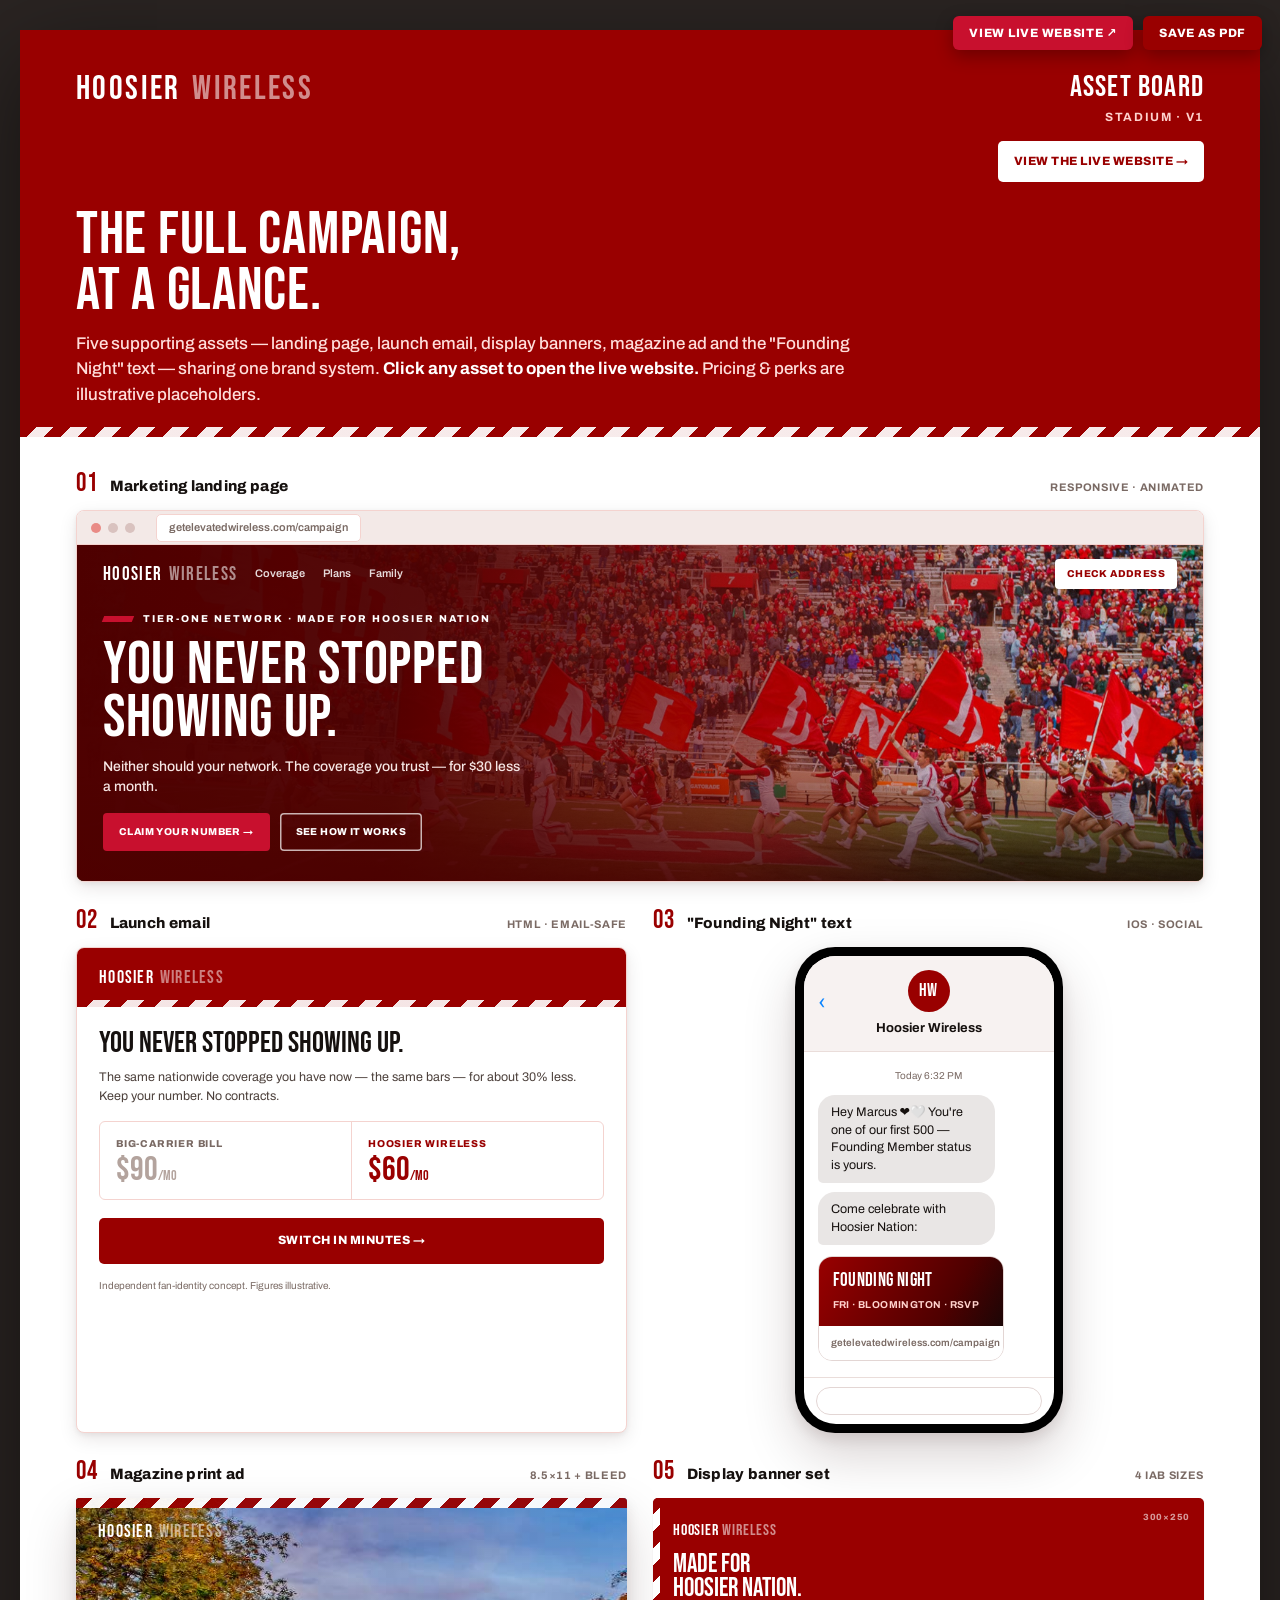
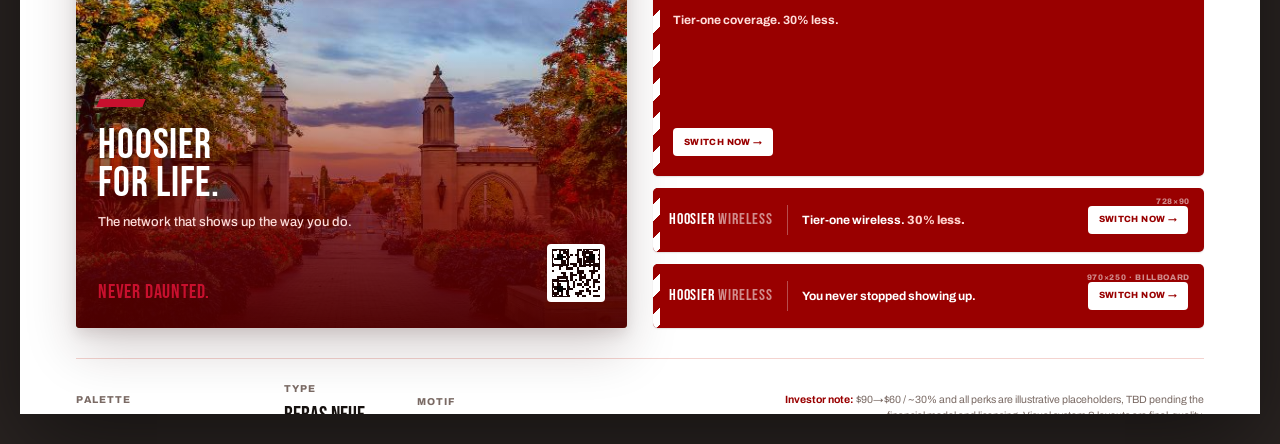
<file: campaign/board.html>
<!DOCTYPE html>
<html lang="en">
<head>
<meta charset="utf-8">
<meta name="viewport" content="width=device-width, initial-scale=1">
<title>Hoosier Wireless — Campaign Asset Board</title>
<link rel="stylesheet" href="colors_and_type.css">
<style>
  *{box-sizing:border-box;-webkit-print-color-adjust:exact !important;print-color-adjust:exact !important}
  html,body{margin:0}
  body{background:#2a2422;font-family:var(--font-sans)}
  img{display:block}

  /* screen scaling stage */
  .stage{min-height:100vh;display:flex;align-items:flex-start;justify-content:center;padding:30px 0}
  .board{
    width:1240px;height:1984px;background:#fff;position:relative;overflow:hidden;
    box-shadow:0 30px 90px rgba(0,0,0,.5);flex:0 0 auto;transform-origin:top center;
  }

  /* toolbar (screen only) */
  .toolbar{position:fixed;top:16px;right:18px;z-index:100;display:flex;gap:10px}
  .toolbar button,.toolbar a.tbtn{font-family:var(--font-sans);font-weight:800;font-size:12px;letter-spacing:.06em;text-transform:uppercase;
    background:var(--crimson);color:#fff;border:0;padding:11px 16px;border-radius:6px;cursor:pointer;box-shadow:0 6px 18px rgba(0,0,0,.3);
    text-decoration:none;display:inline-flex;align-items:center;gap:7px;line-height:1}
  .toolbar button:hover,.toolbar a.tbtn:hover{background:var(--crimson-deep)}
  .toolbar a.tbtn{background:var(--crimson-bright)}
  .toolbar a.tbtn:hover{background:#A60E27}

  /* ---------- BOARD HEADER ---------- */
  .bh{background:var(--crimson);color:#fff;padding:42px 56px 30px;position:relative}
  .bh::after{content:"";position:absolute;left:0;right:0;bottom:0;height:10px;background:var(--diag-stripe);opacity:.92}
  .bh-top{display:flex;align-items:flex-start;gap:20px}
  .bh .hw-wordmark{color:#fff;font-size:34px;text-decoration:none}
  .bh .hw-wordmark .hw-2{color:#fff;opacity:.55}
  .bh .meta{margin-left:auto;text-align:right}
  .bh .meta .k{font-family:var(--font-display);font-size:30px;letter-spacing:.04em;line-height:1;white-space:nowrap}
  .bh .meta .s{font-size:12px;font-weight:700;letter-spacing:.14em;text-transform:uppercase;color:#ffd2cd;margin-top:6px}
  .bh .meta .bh-cta{display:inline-block;margin-top:14px;background:#fff;color:var(--crimson);font-weight:800;font-size:12px;
    letter-spacing:.04em;text-transform:uppercase;padding:11px 16px;border-radius:5px;text-decoration:none;white-space:nowrap}
  .bh .meta .bh-cta:hover{background:var(--red-50)}
  .bh h1{color:#fff;font-size:60px;line-height:.92;margin:26px 0 0}
  .bh .lede{color:#ffdedb;font-size:17px;font-weight:500;max-width:820px;margin:12px 0 0;line-height:1.5}
  .bh .lede b{color:#fff}

  /* ---------- GRID ---------- */
  .grid{padding:34px 56px 0;display:grid;grid-template-columns:1fr 1fr;gap:26px 26px}
  .cell{display:flex;flex-direction:column}
  .cell.full{grid-column:1 / -1}
  .lbl{display:flex;align-items:baseline;gap:12px;margin-bottom:12px}
  .lbl .n{font-family:var(--font-display);font-size:26px;color:var(--crimson);line-height:1;letter-spacing:.03em}
  .lbl .t{font-weight:800;font-size:15px;letter-spacing:.02em;color:var(--ink)}
  .lbl .spec{margin-left:auto;font-size:11px;font-weight:700;letter-spacing:.06em;text-transform:uppercase;color:var(--ink-400);white-space:nowrap}
  .framewrap{flex:1;position:relative;transition:transform .2s ease}
  .framewrap:hover{transform:translateY(-3px)}

  /* clickable overlay → live website */
  .asset-link{position:absolute;inset:0;z-index:15;display:block;border-radius:8px}
  .asset-link .visit{position:absolute;top:12px;right:12px;background:var(--crimson-bright);color:#fff;font-weight:800;font-size:11px;
    letter-spacing:.06em;text-transform:uppercase;padding:8px 12px;border-radius:5px;box-shadow:var(--shadow-md);
    opacity:0;transform:translateY(-5px);transition:opacity .2s ease,transform .2s ease}
  .framewrap:hover .asset-link .visit{opacity:1;transform:none}
  .asset-link:focus-visible{outline:3px solid var(--crimson-bright);outline-offset:3px}

  /* ===== 01 LANDING (browser) ===== */
  .browser{border:1px solid var(--line);border-radius:8px;overflow:hidden;box-shadow:var(--shadow-md);background:#fff}
  .bbar{height:34px;background:#f3e9e7;display:flex;align-items:center;gap:7px;padding:0 14px;border-bottom:1px solid var(--line)}
  .bbar i{width:10px;height:10px;border-radius:50%;background:#d9c2bf;display:block}
  .bbar i:first-child{background:#e98b86}
  .bbar .url{margin-left:14px;background:#fff;border:1px solid var(--line);border-radius:5px;font-size:11px;color:var(--ink-400);padding:4px 12px;font-weight:600}
  .lp{position:relative;height:336px;background:var(--crimson-ink);overflow:hidden}
  .lp img{position:absolute;inset:0;width:100%;height:100%;object-fit:cover;object-position:center 36%}
  .lp .scrim{position:absolute;inset:0;background:var(--grad-hero-scrim)}
  .lp .nav{position:relative;display:flex;align-items:center;gap:18px;padding:14px 26px;color:#fff}
  .lp .nav .hw-wordmark{color:#fff;font-size:19px;white-space:nowrap;flex:0 0 auto}
  .lp .nav .hw-wordmark .hw-2{color:#fff;opacity:.55}
  .lp .nav .lk{font-size:11px;font-weight:600;opacity:.85;white-space:nowrap;flex:0 0 auto}
  .lp .nav .cta{margin-left:auto;background:#fff;color:var(--crimson);font-weight:800;font-size:10px;letter-spacing:.04em;text-transform:uppercase;padding:7px 12px;border-radius:4px;white-space:nowrap;flex:0 0 auto}
  .lp .in{position:relative;padding:8px 26px}
  .lp .eb{display:flex;align-items:center;gap:10px;color:#fff;font-weight:800;font-size:10px;letter-spacing:.2em;text-transform:uppercase}
  .lp .eb .tab{width:30px;height:6px}
  .lp h2{font-family:var(--font-display);color:#fff;font-size:60px;line-height:.88;margin:12px 0 0;text-transform:uppercase}
  .lp .sub{color:#f6e6e4;font-size:14px;font-weight:500;max-width:420px;margin:12px 0 0;line-height:1.45}
  .lp .btns{display:flex;gap:10px;margin-top:16px}
  .lp .b1{background:var(--crimson-bright);color:#fff;font-weight:800;font-size:10px;letter-spacing:.04em;text-transform:uppercase;padding:11px 16px;border-radius:4px;white-space:nowrap}
  .lp .b2{color:#fff;font-weight:800;font-size:10px;letter-spacing:.04em;text-transform:uppercase;padding:11px 16px;border-radius:4px;box-shadow:inset 0 0 0 1.5px rgba(255,255,255,.7);white-space:nowrap}

  /* ===== EMAIL ===== */
  .env{border:1px solid var(--line);border-radius:8px;overflow:hidden;box-shadow:var(--shadow-md);background:#fff;height:100%}
  .env .eh{background:var(--crimson);padding:16px 22px;position:relative}
  .env .eh::after{content:"";position:absolute;left:0;right:0;bottom:0;height:7px;background:var(--diag-stripe);opacity:.9}
  .env .eh .hw-wordmark{color:#fff;font-size:18px}
  .env .eh .hw-wordmark .hw-2{color:#fff;opacity:.5}
  .env .eb2{padding:22px}
  .env .subj{font-family:var(--font-display);font-size:30px;color:var(--ink);text-transform:uppercase;line-height:.95}
  .env .copy{font-size:12.5px;color:var(--ink-600);line-height:1.5;margin:10px 0 0}
  .env .cmp{display:flex;border:1px solid var(--line);border-radius:6px;overflow:hidden;margin:16px 0 0}
  .env .cmp > div{flex:1;padding:14px 16px}
  .env .cmp .a{border-right:1px solid var(--line)}
  .env .cmp .l{font-size:10px;font-weight:800;letter-spacing:.08em;text-transform:uppercase;color:var(--ink-400)}
  .env .cmp .v{font-family:var(--font-display);font-size:34px;line-height:.85;margin-top:4px}
  .env .cmp .a .v{color:var(--ink-200)}
  .env .cmp .b .l{color:var(--crimson)}
  .env .cmp .b .v{color:var(--crimson)}
  .env .ecta{margin-top:18px;background:var(--crimson);color:#fff;text-align:center;font-weight:800;font-size:12px;letter-spacing:.04em;text-transform:uppercase;padding:13px;border-radius:5px}
  .env .fine{font-size:10px;color:var(--ink-400);margin-top:14px;line-height:1.5}

  /* ===== iPHONE ===== */
  .phone-wrap{display:flex;justify-content:center;align-items:flex-start}
  .phone{width:268px;height:100%;max-height:560px;background:#000;border-radius:40px;padding:9px;box-shadow:var(--shadow-lg);position:relative}
  .screen{background:#fff;border-radius:32px;overflow:hidden;height:100%;display:flex;flex-direction:column}
  .msg-hd{background:#f7f2f1;border-bottom:1px solid #eaddda;padding:14px 0 12px;text-align:center;position:relative}
  .msg-hd .av{width:42px;height:42px;border-radius:50%;background:var(--crimson);color:#fff;font-family:var(--font-display);font-size:18px;display:flex;align-items:center;justify-content:center;margin:0 auto 6px;letter-spacing:.02em}
  .msg-hd .nm{font-size:13px;font-weight:700;color:var(--ink)}
  .msg-hd .bk{position:absolute;left:14px;top:30px;color:#0a84ff;font-size:22px}
  .thread{flex:1;padding:16px 14px;display:flex;flex-direction:column;gap:9px;background:#fff}
  .tstamp{text-align:center;font-size:10px;color:var(--ink-400);margin-bottom:2px}
  .bub{max-width:80%;font-size:12.5px;line-height:1.4;padding:9px 13px;border-radius:17px}
  .bub.in{background:#e9e6e5;color:var(--ink);align-self:flex-start;border-bottom-left-radius:5px}
  .linkcard{align-self:flex-start;max-width:84%;border-radius:14px;overflow:hidden;border:1px solid #e3d6d4;margin-top:2px}
  .linkcard .top{background:var(--grad-band);padding:14px 14px 13px;color:#fff}
  .linkcard .top .ev{font-family:var(--font-display);font-size:19px;letter-spacing:.02em;line-height:1;text-transform:uppercase;white-space:nowrap}
  .linkcard .top .dt{font-size:10px;font-weight:700;color:#ffd2cd;margin-top:7px;letter-spacing:.04em}
  .linkcard .bot{background:#fff;padding:9px 12px;font-size:10px;color:var(--ink-400);font-weight:600}
  .inputbar{border-top:1px solid #eaddda;padding:9px 12px;display:flex;align-items:center}
  .inputbar .f{flex:1;height:28px;border:1px solid #e3d6d4;border-radius:15px}

  /* ===== PRINT AD ===== */
  .paper{position:relative;border-radius:4px;overflow:hidden;box-shadow:var(--shadow-lg);height:100%;min-height:430px;background:var(--crimson-ink)}
  .paper img{position:absolute;inset:0;width:100%;height:100%;object-fit:cover;object-position:center 28%}
  .paper .pg{position:absolute;inset:0;background:linear-gradient(180deg,rgba(28,6,6,.12) 0%,rgba(28,6,6,.05) 36%,rgba(110,0,0,.72) 72%,rgba(78,0,0,.97) 100%)}
  .paper .stripe{position:absolute;top:0;left:0;right:0;height:10px;background:var(--diag-stripe);opacity:.95;z-index:2}
  .paper .pw{position:absolute;top:20px;left:22px;z-index:2}
  .paper .pw .hw-wordmark{color:#fff;font-size:18px}
  .paper .pw .hw-wordmark .hw-2{color:#fff;opacity:.55}
  .paper .pc{position:absolute;left:22px;right:22px;bottom:26px;z-index:2}
  .paper .pc .tab{margin-bottom:12px}
  .paper .pc h3{font-family:var(--font-display);color:#fff;font-size:42px;line-height:.9;text-transform:uppercase}
  .paper .pc .ps{color:#ffdedb;font-size:13px;font-weight:500;max-width:300px;margin-top:10px;line-height:1.4}
  .paper .pc .row{display:flex;align-items:flex-end;justify-content:space-between;margin-top:13px}
  .paper .pc .rally{font-size:20px;color:var(--crimson-bright)}
  .paper .qr{width:58px;height:58px;background:#fff;border-radius:4px;padding:5px}
  .paper .qr svg{width:100%;height:100%}

  /* ===== BANNERS ===== */
  .banners{display:flex;flex-direction:column;gap:12px;height:100%}
  .ban{position:relative;overflow:hidden;border-radius:5px;background:var(--crimson);color:#fff;box-shadow:var(--shadow-sm);display:flex;align-items:center}
  .ban .bstripe{position:absolute;top:0;bottom:0;left:0;width:7px;background:var(--diag-stripe)}
  .ban .bw{font-family:var(--font-display);font-size:16px;letter-spacing:.05em;text-transform:uppercase;white-space:nowrap;flex:0 0 auto}
  .ban .bw .d{opacity:.55}
  .ban .bv{font-weight:700;font-size:12px}
  .ban .bv b{color:#ffd2cd;font-weight:800}
  .ban .bcta{background:#fff;color:var(--crimson);font-weight:800;font-size:9px;letter-spacing:.04em;text-transform:uppercase;padding:7px 11px;border-radius:4px}
  .ban.lead{height:64px;padding:0 16px;gap:14px}
  .ban.lead .sep{width:1px;height:30px;background:rgba(255,255,255,.3)}
  .ban.lead .bcta{margin-left:auto}
  .ban.rect{flex:1;flex-direction:column;align-items:flex-start;justify-content:flex-start;padding:20px;gap:7px}
  .ban .bstripe ~ *{position:relative}
  .ban.rect .bh2{font-family:var(--font-display);font-size:26px;line-height:.92;text-transform:uppercase;margin:2px 0}
  .ban.rect .bv{color:#ffdedb;margin-top:2px}
  .ban.rect .bcta{margin-top:auto}
  .ban.rect .spec{position:absolute;top:12px;right:14px;font-size:9px;font-weight:800;letter-spacing:.08em;text-transform:uppercase;color:rgba(255,255,255,.6)}
  .ban.lead .spec{position:absolute;top:8px;right:14px;font-size:8px;font-weight:800;letter-spacing:.08em;text-transform:uppercase;color:rgba(255,255,255,.55)}

  /* ---------- FOOTER LEGEND ---------- */
  .legend{margin:30px 56px 46px;padding:22px 0 0;border-top:1px solid var(--line);display:flex;align-items:center;gap:34px}
  .legend .grp{display:flex;flex-direction:column;gap:8px}
  .legend .gl{font-size:10px;font-weight:800;letter-spacing:.1em;text-transform:uppercase;color:var(--ink-400)}
  .legend .sw{display:flex;gap:6px}
  .legend .sw i{width:30px;height:18px;border-radius:3px;display:block}
  .legend .ty{font-family:var(--font-display);font-size:22px;color:var(--ink);line-height:1}
  .legend .ty small{font-family:var(--font-sans);font-weight:700;font-size:11px;color:var(--ink-400);letter-spacing:0;text-transform:none;display:block;margin-top:2px}
  .legend .note{margin-left:auto;max-width:430px;font-size:10.5px;line-height:1.5;color:var(--ink-400);text-align:right}
  .legend .note b{color:var(--crimson)}

  @media print{
    @page{size:1240px 1984px;margin:0}
    body{background:#fff}
    .stage{padding:0;display:block;min-height:0}
    .board{box-shadow:none;transform:none!important}
    .toolbar{display:none}
    .asset-link .visit{display:none}
    .framewrap:hover{transform:none}
  }
</style>
</head>
<body>
<div class="toolbar">
  <a class="tbtn" href="index.html">View live website ↗</a>
  <button onclick="window.print()">Save as PDF</button>
</div>
<template id="__bundler_thumbnail">
  <svg viewBox="0 0 100 100" xmlns="http://www.w3.org/2000/svg">
    <rect width="100" height="100" fill="#990000"/>
    <g transform="skewX(-22)"><rect x="40" y="32" width="9" height="36" fill="#C8102E"/><rect x="54" y="32" width="9" height="36" fill="#fff"/></g>
    <text x="50" y="84" font-family="Arial Narrow, sans-serif" font-size="12" font-weight="700" letter-spacing="1" text-anchor="middle" fill="#fff">BOARD</text>
  </svg>
</template>
<div class="stage">
  <div class="board" id="board">

    <!-- HEADER -->
    <div class="bh">
      <div class="bh-top">
        <a class="hw-wordmark" href="index.html">Hoosier <span class="hw-2">Wireless</span></a>
        <div class="meta">
          <div class="k">ASSET BOARD</div>
          <div class="s">STADIUM · v1</div>
          <a class="bh-cta" href="index.html">View the live website →</a>
        </div>
      </div>
      <h1>The full campaign,<br>at a glance.</h1>
      <p class="lede">Five supporting assets — landing page, launch email, display banners, magazine ad and the "Founding Night" text — sharing one brand system. <b>Click any asset to open the live website.</b> Pricing &amp; perks are illustrative placeholders.</p>
    </div>

    <div class="grid">

      <!-- 01 LANDING -->
      <div class="cell full">
        <div class="lbl"><span class="n">01</span><span class="t">Marketing landing page</span><span class="spec">Responsive · Animated</span></div>
        <div class="framewrap">
          <div class="browser">
            <div class="bbar"><i></i><i></i><i></i><span class="url">getelevatedwireless.com/campaign</span></div>
            <div class="lp">
              <img src="assets/img/crowd-flags.jpg" alt="">
              <div class="scrim"></div>
              <div class="nav">
                <div class="hw-wordmark">Hoosier <span class="hw-2">Wireless</span></div>
                <span class="lk">Coverage</span><span class="lk">Plans</span><span class="lk">Family</span>
                <span class="cta">Check address</span>
              </div>
              <div class="in">
                <div class="eb"><span class="tab"></span>Tier-one network · Made for Hoosier Nation</div>
                <h2>You never stopped<br>showing up.</h2>
                <p class="sub">Neither should your network. The coverage you trust — for $30 less a month.</p>
                <div class="btns"><span class="b1">Claim your number →</span><span class="b2">See how it works</span></div>
              </div>
            </div>
          </div>
          <a class="asset-link" href="index.html" aria-label="Open the live website"><span class="visit">Visit site →</span></a>
        </div>
      </div>

      <!-- 02 EMAIL -->
      <div class="cell">
        <div class="lbl"><span class="n">02</span><span class="t">Launch email</span><span class="spec">HTML · email-safe</span></div>
        <div class="framewrap">
          <div class="env">
            <div class="eh"><div class="hw-wordmark">Hoosier <span class="hw-2">Wireless</span></div></div>
            <div class="eb2">
              <div class="subj">You never stopped showing up.</div>
              <p class="copy">The same nationwide coverage you have now — the same bars — for about 30% less. Keep your number. No contracts.</p>
              <div class="cmp">
                <div class="a"><div class="l">Big-carrier bill</div><div class="v">$90<span style="font-size:14px">/mo</span></div></div>
                <div class="b"><div class="l">Hoosier Wireless</div><div class="v">$60<span style="font-size:14px">/mo</span></div></div>
              </div>
              <div class="ecta">Switch in minutes →</div>
              <p class="fine">Independent fan-identity concept. Figures illustrative.</p>
            </div>
          </div>
          <a class="asset-link" href="index.html" aria-label="Open the live website"><span class="visit">Visit site →</span></a>
        </div>
      </div>

      <!-- 03 iPHONE -->
      <div class="cell">
        <div class="lbl"><span class="n">03</span><span class="t">"Founding Night" text</span><span class="spec">iOS · social</span></div>
        <div class="framewrap phone-wrap">
          <div class="phone">
            <div class="screen">
              <div class="msg-hd"><span class="bk">‹</span><div class="av">HW</div><div class="nm">Hoosier Wireless</div></div>
              <div class="thread">
                <div class="tstamp">Today 6:32 PM</div>
                <div class="bub in">Hey Marcus ❤️🤍 You're one of our first 500 — Founding Member status is yours.</div>
                <div class="bub in">Come celebrate with Hoosier Nation:</div>
                <div class="linkcard">
                  <div class="top"><div class="ev">Founding Night</div><div class="dt">FRI · BLOOMINGTON · RSVP</div></div>
                  <div class="bot">getelevatedwireless.com/campaign</div>
                </div>
              </div>
              <div class="inputbar"><div class="f"></div></div>
            </div>
          </div>
          <a class="asset-link" href="index.html" aria-label="Open the live website"><span class="visit">Visit site →</span></a>
        </div>
      </div>

      <!-- 04 PRINT -->
      <div class="cell">
        <div class="lbl"><span class="n">04</span><span class="t">Magazine print ad</span><span class="spec">8.5×11 + bleed</span></div>
        <div class="framewrap">
          <div class="paper">
            <img src="assets/img/gates-sunrise.jpg" alt="">
            <div class="pg"></div>
            <div class="stripe"></div>
            <div class="pw"><div class="hw-wordmark">Hoosier <span class="hw-2">Wireless</span></div></div>
            <div class="pc">
              <span class="tab"></span>
              <h3>Hoosier<br>for life.</h3>
              <p class="ps">The network that shows up the way you do.</p>
              <div class="row">
                <div class="rally">Never Daunted.</div>
                <div class="qr"><svg viewBox="0 0 21 21" id="qr"></svg></div>
              </div>
            </div>
          </div>
          <a class="asset-link" href="index.html" aria-label="Open the live website"><span class="visit">Visit site →</span></a>
        </div>
      </div>

      <!-- 05 BANNERS -->
      <div class="cell">
        <div class="lbl"><span class="n">05</span><span class="t">Display banner set</span><span class="spec">4 IAB sizes</span></div>
        <div class="framewrap">
          <div class="banners">
            <div class="ban rect">
              <span class="bstripe"></span>
              <span class="spec">300×250</span>
              <div class="bw">Hoosier <span class="d">Wireless</span></div>
              <div class="bh2">Made for<br>Hoosier Nation.</div>
              <div class="bv">Tier-one coverage. 30% less.</div>
              <span class="bcta">Switch now →</span>
            </div>
            <div class="ban lead">
              <span class="bstripe"></span>
              <span class="spec">728×90</span>
              <div class="bw">Hoosier <span class="d">Wireless</span></div>
              <span class="sep"></span>
              <div class="bv">Tier-one wireless. <b>30% less.</b></div>
              <span class="bcta">Switch now →</span>
            </div>
            <div class="ban lead">
              <span class="bstripe"></span>
              <span class="spec">970×250 · billboard</span>
              <div class="bw">Hoosier <span class="d">Wireless</span></div>
              <span class="sep"></span>
              <div class="bv">You never stopped showing up.</div>
              <span class="bcta">Switch now →</span>
            </div>
          </div>
          <a class="asset-link" href="index.html" aria-label="Open the live website"><span class="visit">Visit site →</span></a>
        </div>
      </div>

    </div>

    <!-- LEGEND -->
    <div class="legend">
      <div class="grp">
        <span class="gl">Palette</span>
        <span class="sw"><i style="background:#C8102E"></i><i style="background:#990000"></i><i style="background:#6E0000"></i><i style="background:#1C0606"></i><i style="background:#FFF6F5;box-shadow:inset 0 0 0 1px #eee"></i></span>
      </div>
      <div class="grp">
        <span class="gl">Type</span>
        <span class="ty">BEBAS NEUE<small>Archivo · body &amp; UI</small></span>
      </div>
      <div class="grp">
        <span class="gl">Motif</span>
        <span class="sw" style="align-items:center"><span class="tab"></span><i style="background:var(--diag-stripe);width:54px;height:14px;border-radius:2px"></i></span>
      </div>
      <p class="note"><b>Investor note:</b> $90→$60 / ~30% and all perks are illustrative placeholders, TBD pending the financial model and licensing. Visual system &amp; layouts are final-quality.</p>
    </div>

  </div>
</div>

<script>
// decorative placeholder QR
(function(){
  var svg=document.getElementById('qr'); if(!svg) return;
  var seed=20250207, n=21, cell=1;
  function rnd(){ seed=(seed*9301+49297)%233280; return seed/233280; }
  var parts='';
  for(var y=0;y<n;y++) for(var x=0;x<n;x++){ if(rnd()>0.55) parts+='<rect x="'+x+'" y="'+y+'" width="1" height="1"/>'; }
  function finder(x,y){ return '<rect x="'+x+'" y="'+y+'" width="7" height="7" fill="none" stroke="#1C0606" stroke-width="1"/><rect x="'+(x+2)+'" y="'+(y+2)+'" width="3" height="3"/>'; }
  svg.setAttribute('shape-rendering','crispEdges');
  svg.innerHTML='<g fill="#1C0606">'+parts+'</g>'+finder(0,0)+finder(14,0)+finder(0,14);
})();
// fit board to viewport WIDTH on screen (scroll vertically); never depends on height
function fit(){
  var b=document.getElementById('board');
  if(!b) return;
  var s=Math.min(1,(window.innerWidth-40)/1240);
  if(!(s>0)) s=1;
  b.style.transform='scale('+s+')';
  b.parentElement.style.height=(1984*s+60)+'px';
}
window.addEventListener('resize',fit);
window.addEventListener('load',fit);
setTimeout(fit,50); setTimeout(fit,400); fit();
window.addEventListener('beforeprint',function(){document.getElementById('board').style.transform='none';});
window.addEventListener('afterprint',fit);
</script>
</body>
</html>
</file>
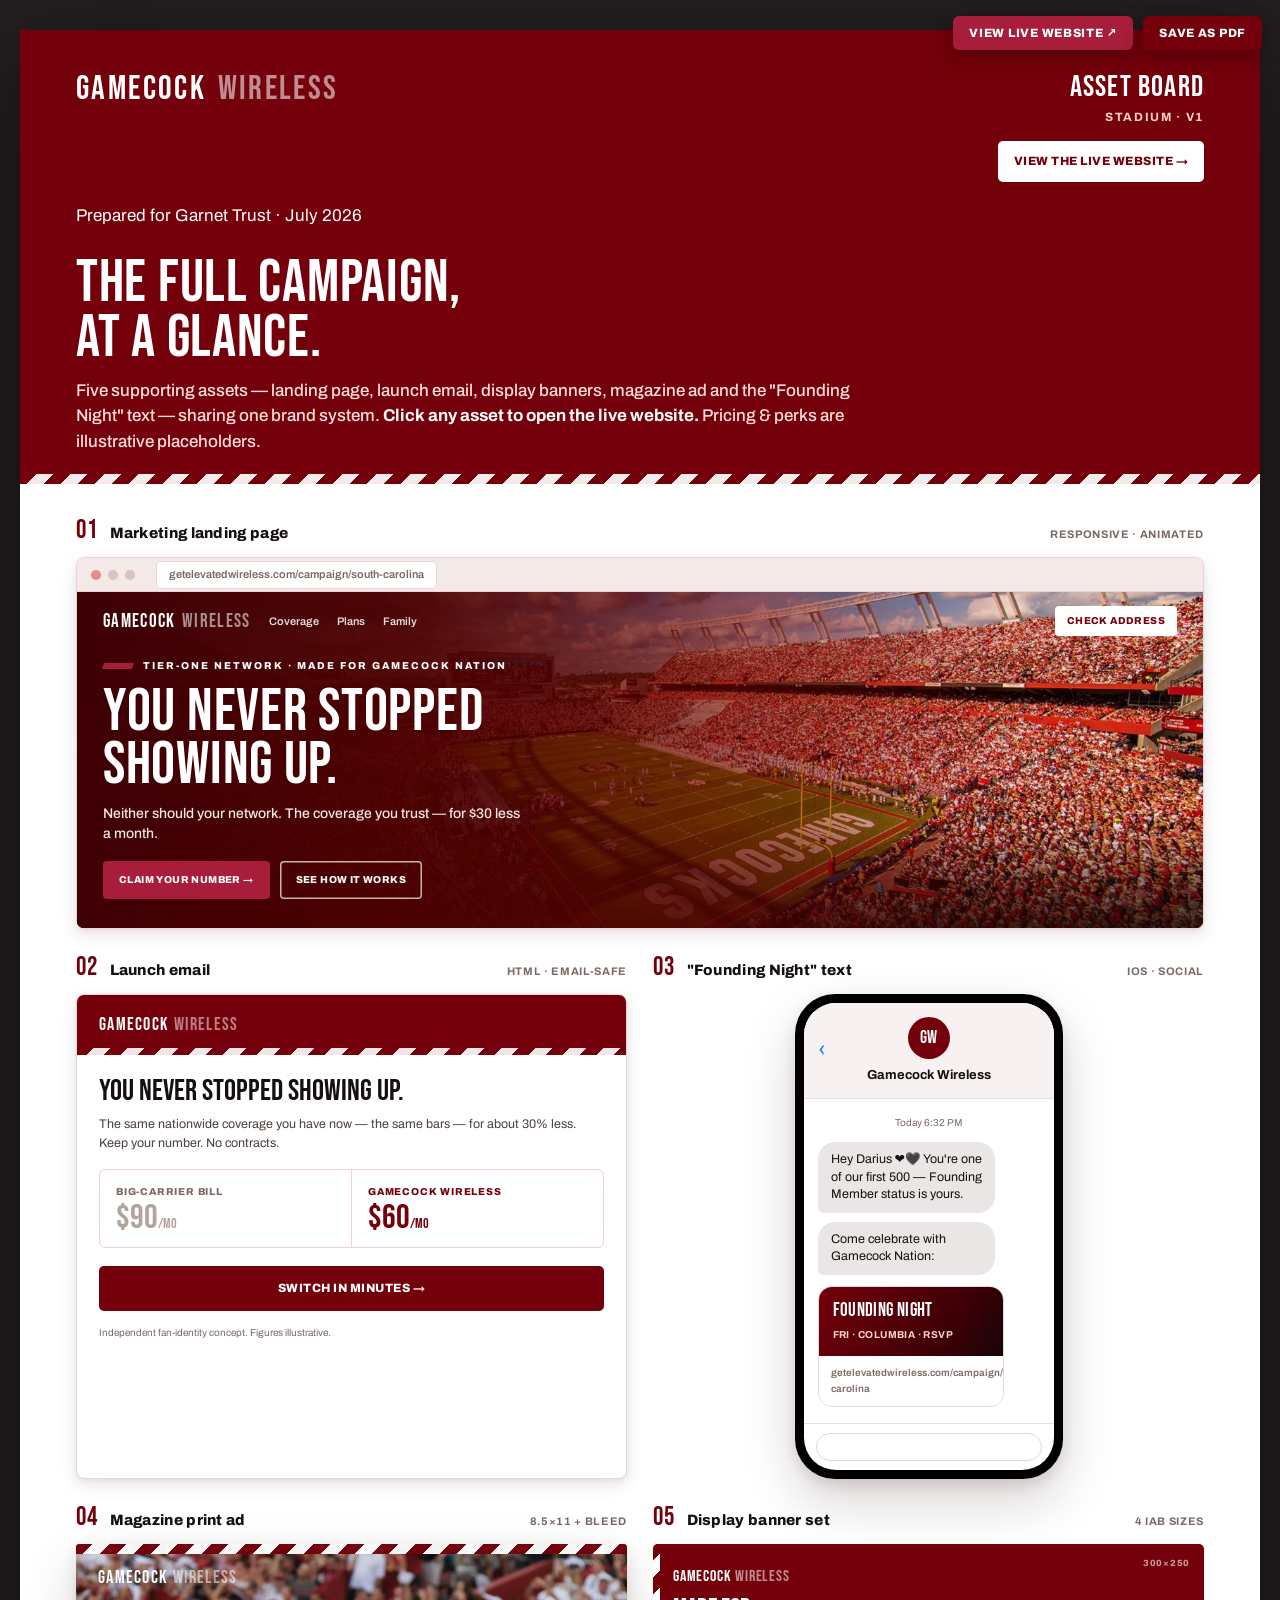
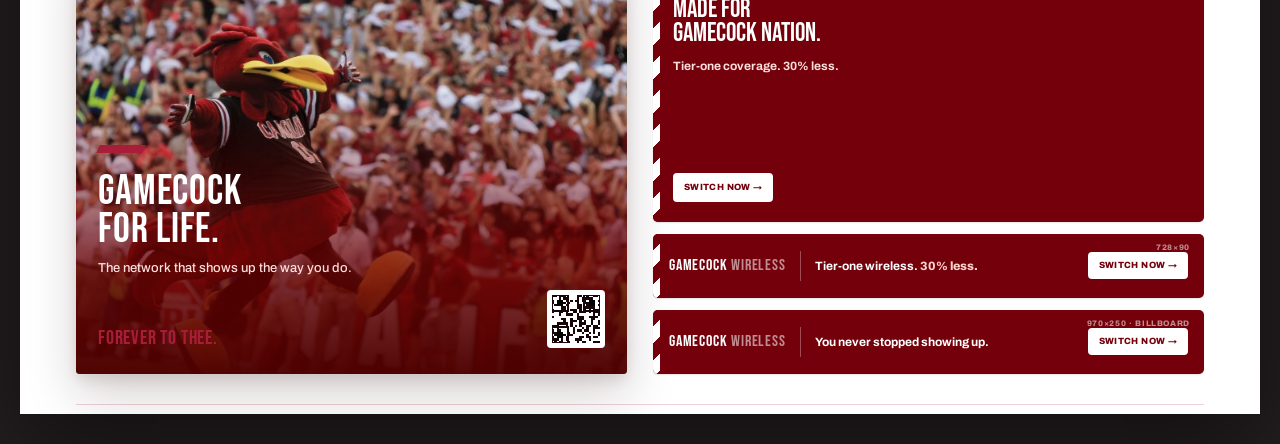
<file: campaign/south-carolina/board.html>
<!DOCTYPE html>
<html lang="en">
<head>
<meta charset="utf-8">
<meta name="viewport" content="width=device-width, initial-scale=1">
<title>Gamecock Wireless — Campaign Asset Board</title>
<link rel="stylesheet" href="colors_and_type.css">
<style>
  *{box-sizing:border-box;-webkit-print-color-adjust:exact !important;print-color-adjust:exact !important}
  html,body{margin:0}
  body{background:#231e20;font-family:var(--font-sans)}
  img{display:block}

  /* screen scaling stage */
  .stage{min-height:100vh;display:flex;align-items:flex-start;justify-content:center;padding:30px 0}
  .board{
    width:1240px;height:1984px;background:#fff;position:relative;overflow:hidden;
    box-shadow:0 30px 90px rgba(0,0,0,.5);flex:0 0 auto;transform-origin:top center;
  }

  /* toolbar (screen only) */
  .toolbar{position:fixed;top:16px;right:18px;z-index:100;display:flex;gap:10px}
  .toolbar button,.toolbar a.tbtn{font-family:var(--font-sans);font-weight:800;font-size:12px;letter-spacing:.06em;text-transform:uppercase;
    background:var(--crimson);color:#fff;border:0;padding:11px 16px;border-radius:6px;cursor:pointer;box-shadow:0 6px 18px rgba(0,0,0,.3);
    text-decoration:none;display:inline-flex;align-items:center;gap:7px;line-height:1}
  .toolbar button:hover,.toolbar a.tbtn:hover{background:var(--crimson-deep)}
  .toolbar a.tbtn{background:var(--crimson-bright)}
  .toolbar a.tbtn:hover{background:#A60E27}

  /* ---------- BOARD HEADER ---------- */
  .bh{background:var(--crimson);color:#fff;padding:42px 56px 30px;position:relative}
  .bh::after{content:"";position:absolute;left:0;right:0;bottom:0;height:10px;background:var(--diag-stripe);opacity:.92}
  .bh-top{display:flex;align-items:flex-start;gap:20px}
  .bh .hw-wordmark{color:#fff;font-size:34px;text-decoration:none}
  .bh .hw-wordmark .hw-2{color:#fff;opacity:.55}
  .bh .meta{margin-left:auto;text-align:right}
  .bh .meta .k{font-family:var(--font-display);font-size:30px;letter-spacing:.04em;line-height:1;white-space:nowrap}
  .bh .meta .s{font-size:12px;font-weight:700;letter-spacing:.14em;text-transform:uppercase;color:#ffd2cd;margin-top:6px}
  .bh .meta .bh-cta{display:inline-block;margin-top:14px;background:#fff;color:var(--crimson);font-weight:800;font-size:12px;
    letter-spacing:.04em;text-transform:uppercase;padding:11px 16px;border-radius:5px;text-decoration:none;white-space:nowrap}
  .bh .meta .bh-cta:hover{background:var(--red-50)}
  .bh h1{color:#fff;font-size:60px;line-height:.92;margin:26px 0 0}
  .bh .lede{color:#ffdedb;font-size:17px;font-weight:500;max-width:820px;margin:12px 0 0;line-height:1.5}
  .bh .lede b{color:#fff}

  /* ---------- GRID ---------- */
  .grid{padding:34px 56px 0;display:grid;grid-template-columns:1fr 1fr;gap:26px 26px}
  .cell{display:flex;flex-direction:column}
  .cell.full{grid-column:1 / -1}
  .lbl{display:flex;align-items:baseline;gap:12px;margin-bottom:12px}
  .lbl .n{font-family:var(--font-display);font-size:26px;color:var(--crimson);line-height:1;letter-spacing:.03em}
  .lbl .t{font-weight:800;font-size:15px;letter-spacing:.02em;color:var(--ink)}
  .lbl .spec{margin-left:auto;font-size:11px;font-weight:700;letter-spacing:.06em;text-transform:uppercase;color:var(--ink-400);white-space:nowrap}
  .framewrap{flex:1;position:relative;transition:transform .2s ease}
  .framewrap:hover{transform:translateY(-3px)}

  /* clickable overlay → live website */
  .asset-link{position:absolute;inset:0;z-index:15;display:block;border-radius:8px}
  .asset-link .visit{position:absolute;top:12px;right:12px;background:var(--crimson-bright);color:#fff;font-weight:800;font-size:11px;
    letter-spacing:.06em;text-transform:uppercase;padding:8px 12px;border-radius:5px;box-shadow:var(--shadow-md);
    opacity:0;transform:translateY(-5px);transition:opacity .2s ease,transform .2s ease}
  .framewrap:hover .asset-link .visit{opacity:1;transform:none}
  .asset-link:focus-visible{outline:3px solid var(--crimson-bright);outline-offset:3px}

  /* ===== 01 LANDING (browser) ===== */
  .browser{border:1px solid var(--line);border-radius:8px;overflow:hidden;box-shadow:var(--shadow-md);background:#fff}
  .bbar{height:34px;background:#f3e9e7;display:flex;align-items:center;gap:7px;padding:0 14px;border-bottom:1px solid var(--line)}
  .bbar i{width:10px;height:10px;border-radius:50%;background:#d9c2bf;display:block}
  .bbar i:first-child{background:#e98b86}
  .bbar .url{margin-left:14px;background:#fff;border:1px solid var(--line);border-radius:5px;font-size:11px;color:var(--ink-400);padding:4px 12px;font-weight:600}
  .lp{position:relative;height:336px;background:var(--crimson-ink);overflow:hidden}
  .lp img{position:absolute;inset:0;width:100%;height:100%;object-fit:cover;object-position:center 36%}
  .lp .scrim{position:absolute;inset:0;background:var(--grad-hero-scrim)}
  .lp .nav{position:relative;display:flex;align-items:center;gap:18px;padding:14px 26px;color:#fff}
  .lp .nav .hw-wordmark{color:#fff;font-size:19px;white-space:nowrap;flex:0 0 auto}
  .lp .nav .hw-wordmark .hw-2{color:#fff;opacity:.55}
  .lp .nav .lk{font-size:11px;font-weight:600;opacity:.85;white-space:nowrap;flex:0 0 auto}
  .lp .nav .cta{margin-left:auto;background:#fff;color:var(--crimson);font-weight:800;font-size:10px;letter-spacing:.04em;text-transform:uppercase;padding:7px 12px;border-radius:4px;white-space:nowrap;flex:0 0 auto}
  .lp .in{position:relative;padding:8px 26px}
  .lp .eb{display:flex;align-items:center;gap:10px;color:#fff;font-weight:800;font-size:10px;letter-spacing:.2em;text-transform:uppercase}
  .lp .eb .tab{width:30px;height:6px}
  .lp h2{font-family:var(--font-display);color:#fff;font-size:60px;line-height:.88;margin:12px 0 0;text-transform:uppercase}
  .lp .sub{color:#f6e6e4;font-size:14px;font-weight:500;max-width:420px;margin:12px 0 0;line-height:1.45}
  .lp .btns{display:flex;gap:10px;margin-top:16px}
  .lp .b1{background:var(--crimson-bright);color:#fff;font-weight:800;font-size:10px;letter-spacing:.04em;text-transform:uppercase;padding:11px 16px;border-radius:4px;white-space:nowrap}
  .lp .b2{color:#fff;font-weight:800;font-size:10px;letter-spacing:.04em;text-transform:uppercase;padding:11px 16px;border-radius:4px;box-shadow:inset 0 0 0 1.5px rgba(255,255,255,.7);white-space:nowrap}

  /* ===== EMAIL ===== */
  .env{border:1px solid var(--line);border-radius:8px;overflow:hidden;box-shadow:var(--shadow-md);background:#fff;height:100%}
  .env .eh{background:var(--crimson);padding:16px 22px;position:relative}
  .env .eh::after{content:"";position:absolute;left:0;right:0;bottom:0;height:7px;background:var(--diag-stripe);opacity:.9}
  .env .eh .hw-wordmark{color:#fff;font-size:18px}
  .env .eh .hw-wordmark .hw-2{color:#fff;opacity:.5}
  .env .eb2{padding:22px}
  .env .subj{font-family:var(--font-display);font-size:30px;color:var(--ink);text-transform:uppercase;line-height:.95}
  .env .copy{font-size:12.5px;color:var(--ink-600);line-height:1.5;margin:10px 0 0}
  .env .cmp{display:flex;border:1px solid var(--line);border-radius:6px;overflow:hidden;margin:16px 0 0}
  .env .cmp > div{flex:1;padding:14px 16px}
  .env .cmp .a{border-right:1px solid var(--line)}
  .env .cmp .l{font-size:10px;font-weight:800;letter-spacing:.08em;text-transform:uppercase;color:var(--ink-400)}
  .env .cmp .v{font-family:var(--font-display);font-size:34px;line-height:.85;margin-top:4px}
  .env .cmp .a .v{color:var(--ink-200)}
  .env .cmp .b .l{color:var(--crimson)}
  .env .cmp .b .v{color:var(--crimson)}
  .env .ecta{margin-top:18px;background:var(--crimson);color:#fff;text-align:center;font-weight:800;font-size:12px;letter-spacing:.04em;text-transform:uppercase;padding:13px;border-radius:5px}
  .env .fine{font-size:10px;color:var(--ink-400);margin-top:14px;line-height:1.5}

  /* ===== iPHONE ===== */
  .phone-wrap{display:flex;justify-content:center;align-items:flex-start}
  .phone{width:268px;height:100%;max-height:560px;background:#000;border-radius:40px;padding:9px;box-shadow:var(--shadow-lg);position:relative}
  .screen{background:#fff;border-radius:32px;overflow:hidden;height:100%;display:flex;flex-direction:column}
  .msg-hd{background:#f7f2f1;border-bottom:1px solid #eaddda;padding:14px 0 12px;text-align:center;position:relative}
  .msg-hd .av{width:42px;height:42px;border-radius:50%;background:var(--crimson);color:#fff;font-family:var(--font-display);font-size:18px;display:flex;align-items:center;justify-content:center;margin:0 auto 6px;letter-spacing:.02em}
  .msg-hd .nm{font-size:13px;font-weight:700;color:var(--ink)}
  .msg-hd .bk{position:absolute;left:14px;top:30px;color:#0a84ff;font-size:22px}
  .thread{flex:1;padding:16px 14px;display:flex;flex-direction:column;gap:9px;background:#fff}
  .tstamp{text-align:center;font-size:10px;color:var(--ink-400);margin-bottom:2px}
  .bub{max-width:80%;font-size:12.5px;line-height:1.4;padding:9px 13px;border-radius:17px}
  .bub.in{background:#e9e6e5;color:var(--ink);align-self:flex-start;border-bottom-left-radius:5px}
  .linkcard{align-self:flex-start;max-width:84%;border-radius:14px;overflow:hidden;border:1px solid #e3d6d4;margin-top:2px}
  .linkcard .top{background:var(--grad-band);padding:14px 14px 13px;color:#fff}
  .linkcard .top .ev{font-family:var(--font-display);font-size:19px;letter-spacing:.02em;line-height:1;text-transform:uppercase;white-space:nowrap}
  .linkcard .top .dt{font-size:10px;font-weight:700;color:#ffd2cd;margin-top:7px;letter-spacing:.04em}
  .linkcard .bot{background:#fff;padding:9px 12px;font-size:10px;color:var(--ink-400);font-weight:600}
  .inputbar{border-top:1px solid #eaddda;padding:9px 12px;display:flex;align-items:center}
  .inputbar .f{flex:1;height:28px;border:1px solid #e3d6d4;border-radius:15px}

  /* ===== PRINT AD ===== */
  .paper{position:relative;border-radius:4px;overflow:hidden;box-shadow:var(--shadow-lg);height:100%;min-height:430px;background:var(--crimson-ink)}
  .paper img{position:absolute;inset:0;width:100%;height:100%;object-fit:cover;object-position:center 28%}
  .paper .pg{position:absolute;inset:0;background:linear-gradient(180deg,rgba(28,6,6,.12) 0%,rgba(28,6,6,.05) 36%,rgba(110,0,0,.72) 72%,rgba(78,0,0,.97) 100%)}
  .paper .stripe{position:absolute;top:0;left:0;right:0;height:10px;background:var(--diag-stripe);opacity:.95;z-index:2}
  .paper .pw{position:absolute;top:20px;left:22px;z-index:2}
  .paper .pw .hw-wordmark{color:#fff;font-size:18px}
  .paper .pw .hw-wordmark .hw-2{color:#fff;opacity:.55}
  .paper .pc{position:absolute;left:22px;right:22px;bottom:26px;z-index:2}
  .paper .pc .tab{margin-bottom:12px}
  .paper .pc h3{font-family:var(--font-display);color:#fff;font-size:42px;line-height:.9;text-transform:uppercase}
  .paper .pc .ps{color:#ffdedb;font-size:13px;font-weight:500;max-width:300px;margin-top:10px;line-height:1.4}
  .paper .pc .row{display:flex;align-items:flex-end;justify-content:space-between;margin-top:13px}
  .paper .pc .rally{font-size:20px;color:var(--crimson-bright)}
  .paper .qr{width:58px;height:58px;background:#fff;border-radius:4px;padding:5px}
  .paper .qr svg{width:100%;height:100%}

  /* ===== BANNERS ===== */
  .banners{display:flex;flex-direction:column;gap:12px;height:100%}
  .ban{position:relative;overflow:hidden;border-radius:5px;background:var(--crimson);color:#fff;box-shadow:var(--shadow-sm);display:flex;align-items:center}
  .ban .bstripe{position:absolute;top:0;bottom:0;left:0;width:7px;background:var(--diag-stripe)}
  .ban .bw{font-family:var(--font-display);font-size:16px;letter-spacing:.05em;text-transform:uppercase;white-space:nowrap;flex:0 0 auto}
  .ban .bw .d{opacity:.55}
  .ban .bv{font-weight:700;font-size:12px}
  .ban .bv b{color:#ffd2cd;font-weight:800}
  .ban .bcta{background:#fff;color:var(--crimson);font-weight:800;font-size:9px;letter-spacing:.04em;text-transform:uppercase;padding:7px 11px;border-radius:4px}
  .ban.lead{height:64px;padding:0 16px;gap:14px}
  .ban.lead .sep{width:1px;height:30px;background:rgba(255,255,255,.3)}
  .ban.lead .bcta{margin-left:auto}
  .ban.rect{flex:1;flex-direction:column;align-items:flex-start;justify-content:flex-start;padding:20px;gap:7px}
  .ban .bstripe ~ *{position:relative}
  .ban.rect .bh2{font-family:var(--font-display);font-size:26px;line-height:.92;text-transform:uppercase;margin:2px 0}
  .ban.rect .bv{color:#ffdedb;margin-top:2px}
  .ban.rect .bcta{margin-top:auto}
  .ban.rect .spec{position:absolute;top:12px;right:14px;font-size:9px;font-weight:800;letter-spacing:.08em;text-transform:uppercase;color:rgba(255,255,255,.6)}
  .ban.lead .spec{position:absolute;top:8px;right:14px;font-size:8px;font-weight:800;letter-spacing:.08em;text-transform:uppercase;color:rgba(255,255,255,.55)}

  /* ---------- FOOTER LEGEND ---------- */
  .legend{margin:30px 56px 46px;padding:22px 0 0;border-top:1px solid var(--line);display:flex;align-items:center;gap:34px}
  .legend .grp{display:flex;flex-direction:column;gap:8px}
  .legend .gl{font-size:10px;font-weight:800;letter-spacing:.1em;text-transform:uppercase;color:var(--ink-400)}
  .legend .sw{display:flex;gap:6px}
  .legend .sw i{width:30px;height:18px;border-radius:3px;display:block}
  .legend .ty{font-family:var(--font-display);font-size:22px;color:var(--ink);line-height:1}
  .legend .ty small{font-family:var(--font-sans);font-weight:700;font-size:11px;color:var(--ink-400);letter-spacing:0;text-transform:none;display:block;margin-top:2px}
  .legend .note{margin-left:auto;max-width:430px;font-size:10.5px;line-height:1.5;color:var(--ink-400);text-align:right}
  .legend .note b{color:var(--crimson)}

  @media print{
    @page{size:1240px 1984px;margin:0}
    body{background:#fff}
    .stage{padding:0;display:block;min-height:0}
    .board{box-shadow:none;transform:none!important}
    .toolbar{display:none}
    .asset-link .visit{display:none}
    .framewrap:hover{transform:none}
  }
</style>
</head>
<body>
<div class="toolbar">
  <a class="tbtn" href="index.html">View live website ↗</a>
  <button onclick="window.print()">Save as PDF</button>
</div>
<template id="__bundler_thumbnail">
  <svg viewBox="0 0 100 100" xmlns="http://www.w3.org/2000/svg">
    <rect width="100" height="100" fill="#73000A"/>
    <g transform="skewX(-22)"><rect x="40" y="32" width="9" height="36" fill="#A81D39"/><rect x="54" y="32" width="9" height="36" fill="#fff"/></g>
    <text x="50" y="84" font-family="Arial Narrow, sans-serif" font-size="12" font-weight="700" letter-spacing="1" text-anchor="middle" fill="#fff">BOARD</text>
  </svg>
</template>
<div class="stage">
  <div class="board" id="board">

    <!-- HEADER -->
    <div class="bh">
      <div class="bh-top">
        <a class="hw-wordmark" href="index.html">Gamecock <span class="hw-2">Wireless</span></a>
        <div class="meta">
          <div class="k">ASSET BOARD</div>
          <div class="s">STADIUM · v1</div>
          <a class="bh-cta" href="index.html">View the live website →</a>
        </div>
      </div>
      <div class="s" style="margin-top:20px">Prepared for Garnet Trust · July 2026</div>
      <h1>The full campaign,<br>at a glance.</h1>
      <p class="lede">Five supporting assets — landing page, launch email, display banners, magazine ad and the "Founding Night" text — sharing one brand system. <b>Click any asset to open the live website.</b> Pricing &amp; perks are illustrative placeholders.</p>
    </div>

    <div class="grid">

      <!-- 01 LANDING -->
      <div class="cell full">
        <div class="lbl"><span class="n">01</span><span class="t">Marketing landing page</span><span class="spec">Responsive · Animated</span></div>
        <div class="framewrap">
          <div class="browser">
            <div class="bbar"><i></i><i></i><i></i><span class="url">getelevatedwireless.com/campaign/south-carolina</span></div>
            <div class="lp">
              <img src="assets/img/wbs-stadium-fans.jpg" alt="Packed Williams-Brice Stadium on a Gamecocks gameday">
              <div class="scrim"></div>
              <div class="nav">
                <div class="hw-wordmark">Gamecock <span class="hw-2">Wireless</span></div>
                <span class="lk">Coverage</span><span class="lk">Plans</span><span class="lk">Family</span>
                <span class="cta">Check address</span>
              </div>
              <div class="in">
                <div class="eb"><span class="tab"></span>Tier-one network · Made for Gamecock Nation</div>
                <h2>You never stopped<br>showing up.</h2>
                <p class="sub">Neither should your network. The coverage you trust — for $30 less a month.</p>
                <div class="btns"><span class="b1">Claim your number →</span><span class="b2">See how it works</span></div>
              </div>
            </div>
          </div>
          <a class="asset-link" href="index.html" aria-label="Open the live website"><span class="visit">Visit site →</span></a>
        </div>
      </div>

      <!-- 02 EMAIL -->
      <div class="cell">
        <div class="lbl"><span class="n">02</span><span class="t">Launch email</span><span class="spec">HTML · email-safe</span></div>
        <div class="framewrap">
          <div class="env">
            <div class="eh"><div class="hw-wordmark">Gamecock <span class="hw-2">Wireless</span></div></div>
            <div class="eb2">
              <div class="subj">You never stopped showing up.</div>
              <p class="copy">The same nationwide coverage you have now — the same bars — for about 30% less. Keep your number. No contracts.</p>
              <div class="cmp">
                <div class="a"><div class="l">Big-carrier bill</div><div class="v">$90<span style="font-size:14px">/mo</span></div></div>
                <div class="b"><div class="l">Gamecock Wireless</div><div class="v">$60<span style="font-size:14px">/mo</span></div></div>
              </div>
              <div class="ecta">Switch in minutes →</div>
              <p class="fine">Independent fan-identity concept. Figures illustrative.</p>
            </div>
          </div>
          <a class="asset-link" href="index.html" aria-label="Open the live website"><span class="visit">Visit site →</span></a>
        </div>
      </div>

      <!-- 03 iPHONE -->
      <div class="cell">
        <div class="lbl"><span class="n">03</span><span class="t">"Founding Night" text</span><span class="spec">iOS · social</span></div>
        <div class="framewrap phone-wrap">
          <div class="phone">
            <div class="screen">
              <div class="msg-hd"><span class="bk">‹</span><div class="av">GW</div><div class="nm">Gamecock Wireless</div></div>
              <div class="thread">
                <div class="tstamp">Today 6:32 PM</div>
                <div class="bub in">Hey Darius ❤️🖤 You're one of our first 500 — Founding Member status is yours.</div>
                <div class="bub in">Come celebrate with Gamecock Nation:</div>
                <div class="linkcard">
                  <div class="top"><div class="ev">Founding Night</div><div class="dt">FRI · COLUMBIA · RSVP</div></div>
                  <div class="bot">getelevatedwireless.com/campaign/south-carolina</div>
                </div>
              </div>
              <div class="inputbar"><div class="f"></div></div>
            </div>
          </div>
          <a class="asset-link" href="index.html" aria-label="Open the live website"><span class="visit">Visit site →</span></a>
        </div>
      </div>

      <!-- 04 PRINT -->
      <div class="cell">
        <div class="lbl"><span class="n">04</span><span class="t">Magazine print ad</span><span class="spec">8.5×11 + bleed</span></div>
        <div class="framewrap">
          <div class="paper">
            <img src="assets/img/cocky-mascot.jpg" alt="Cocky celebrating on the field at Williams-Brice Stadium">
            <div class="pg"></div>
            <div class="stripe"></div>
            <div class="pw"><div class="hw-wordmark">Gamecock <span class="hw-2">Wireless</span></div></div>
            <div class="pc">
              <span class="tab"></span>
              <h3>Gamecock<br>for life.</h3>
              <p class="ps">The network that shows up the way you do.</p>
              <div class="row">
                <div class="rally">Forever to Thee.</div>
                <div class="qr"><svg viewBox="0 0 21 21" id="qr"></svg></div>
              </div>
            </div>
          </div>
          <a class="asset-link" href="index.html" aria-label="Open the live website"><span class="visit">Visit site →</span></a>
        </div>
      </div>

      <!-- 05 BANNERS -->
      <div class="cell">
        <div class="lbl"><span class="n">05</span><span class="t">Display banner set</span><span class="spec">4 IAB sizes</span></div>
        <div class="framewrap">
          <div class="banners">
            <div class="ban rect">
              <span class="bstripe"></span>
              <span class="spec">300×250</span>
              <div class="bw">Gamecock <span class="d">Wireless</span></div>
              <div class="bh2">Made for<br>Gamecock Nation.</div>
              <div class="bv">Tier-one coverage. 30% less.</div>
              <span class="bcta">Switch now →</span>
            </div>
            <div class="ban lead">
              <span class="bstripe"></span>
              <span class="spec">728×90</span>
              <div class="bw">Gamecock <span class="d">Wireless</span></div>
              <span class="sep"></span>
              <div class="bv">Tier-one wireless. <b>30% less.</b></div>
              <span class="bcta">Switch now →</span>
            </div>
            <div class="ban lead">
              <span class="bstripe"></span>
              <span class="spec">970×250 · billboard</span>
              <div class="bw">Gamecock <span class="d">Wireless</span></div>
              <span class="sep"></span>
              <div class="bv">You never stopped showing up.</div>
              <span class="bcta">Switch now →</span>
            </div>
          </div>
          <a class="asset-link" href="index.html" aria-label="Open the live website"><span class="visit">Visit site →</span></a>
        </div>
      </div>

    </div>

    <!-- LEGEND -->
    <div class="legend">
      <div class="grp">
        <span class="gl">Palette</span>
        <span class="sw"><i style="background:#A81D39"></i><i style="background:#73000A"></i><i style="background:#550008"></i><i style="background:#170509"></i><i style="background:#FCF5F6;box-shadow:inset 0 0 0 1px #eee"></i></span>
      </div>
      <div class="grp">
        <span class="gl">Type</span>
        <span class="ty">BEBAS NEUE<small>Archivo · body &amp; UI</small></span>
      </div>
      <div class="grp">
        <span class="gl">Motif</span>
        <span class="sw" style="align-items:center"><span class="tab"></span><i style="background:var(--diag-stripe);width:54px;height:14px;border-radius:2px"></i></span>
      </div>
      <p class="note"><b>Collective note:</b> A new revenue stream — not a new business. Garnet Trust promotes; Elevated Wireless operates everything: network, billing and support. The collective earns <b>a monthly royalty on every subscriber</b>. You promote. We operate. You earn. Built to fit within your existing multimedia-rights and collective relationships. Pricing, savings &amp; perks shown are illustrative placeholders, TBD before launch.</p>
    </div>

  </div>
</div>

<script>
// decorative placeholder QR
(function(){
  var svg=document.getElementById('qr'); if(!svg) return;
  var seed=20250207, n=21, cell=1;
  function rnd(){ seed=(seed*9301+49297)%233280; return seed/233280; }
  var parts='';
  for(var y=0;y<n;y++) for(var x=0;x<n;x++){ if(rnd()>0.55) parts+='<rect x="'+x+'" y="'+y+'" width="1" height="1"/>'; }
  function finder(x,y){ return '<rect x="'+x+'" y="'+y+'" width="7" height="7" fill="none" stroke="#170509" stroke-width="1"/><rect x="'+(x+2)+'" y="'+(y+2)+'" width="3" height="3"/>'; }
  svg.setAttribute('shape-rendering','crispEdges');
  svg.innerHTML='<g fill="#170509">'+parts+'</g>'+finder(0,0)+finder(14,0)+finder(0,14);
})();
// fit board to viewport WIDTH on screen (scroll vertically); never depends on height
function fit(){
  var b=document.getElementById('board');
  if(!b) return;
  var s=Math.min(1,(window.innerWidth-40)/1240);
  if(!(s>0)) s=1;
  b.style.transform='scale('+s+')';
  b.parentElement.style.height=(1984*s+60)+'px';
}
window.addEventListener('resize',fit);
window.addEventListener('load',fit);
setTimeout(fit,50); setTimeout(fit,400); fit();
window.addEventListener('beforeprint',function(){document.getElementById('board').style.transform='none';});
window.addEventListener('afterprint',fit);
</script>
</body>
</html>
</file>
<file: campaign/colors_and_type.css>
/* ============================================================
   HOOSIER WIRELESS — Design System Foundations  ·  "STADIUM"
   colors_and_type.css
   ------------------------------------------------------------
   Direction A (STADIUM). Bold / athletic / confident.
   Palette: IU crimson #990000 (kept exactly) + WHITE.  NO beige.
   Surfaces alternate red ↔ white; the only fills are crimson,
   white, and faint red-on-white washes + crimson→deep gradients.
   Type: Bebas Neue (condensed all-caps display) + Archivo (body/UI).
   Corners: crisp (2–8px). Signature motif: the skewed accent tab
   + the diagonal crimson cut. Rally mark: "Never Daunted."
   ============================================================ */

@import url('https://fonts.googleapis.com/css2?family=Bebas+Neue&display=swap');
@import url('https://fonts.googleapis.com/css2?family=Archivo:ital,wght@0,400;0,500;0,600;0,700;0,800;0,900;1,400;1,500;1,600&display=swap');

:root {
  /* ---------- BRAND COLOR : CRIMSON ---------- */
  --crimson:        #990000;  /* primary — IU crimson (unchanged) */
  --crimson-deep:   #6E0000;  /* hover / pressed */
  --crimson-900:    #4E0000;  /* deep band / gradient end */
  --crimson-ink:    #1C0606;  /* darkest crimson-black — "close" sections */
  --crimson-700:    #8A0E14;
  --crimson-bright: #C8102E;  /* energetic accent — the tab, hot CTAs */

  /* ---------- RED → WHITE TINTS  (replaces cream/beige) ---------- */
  --red-50:  #FFF6F5;   /* faintest wash — barely-there relief on white */
  --red-100: #FCEAE8;   /* light wash surface */
  --red-200: #F4D3CF;   /* hairlines / card edges on white */
  --red-300: #E9B2AC;   /* stronger dividers */

  /* ---------- INK (text) ---------- */
  --ink:     #16110F;   /* primary text — warm near-black */
  --ink-800: #2B221F;
  --ink-600: #4C403B;   /* secondary text */
  --ink-400: #7A6A64;   /* muted / captions */
  --ink-200: #B3A39D;   /* disabled / faint */

  /* ---------- SURFACES ---------- */
  --bg:           #FFFFFF;          /* dominant white surface */
  --bg-wash:      var(--red-50);    /* faint red-white relief band */
  --bg-raised:    #FFFFFF;
  --bg-crimson:   var(--crimson);   /* crimson sections */
  --bg-ink:       var(--crimson-ink); /* deep crimson-black sections */
  --fg:           var(--ink);
  --fg-muted:     var(--ink-400);
  --fg-on-crimson:#FFF1EF;          /* off-white on crimson */
  --fg-on-ink:    #FBE9E7;

  /* ---------- SEMANTIC ---------- */
  --line:        var(--red-200);
  --line-strong: var(--red-300);
  --line-on-crimson: rgba(255,255,255,.18);
  --focus:       var(--crimson-bright);

  /* ---------- TYPE FAMILIES ---------- */
  --font-display: 'Bebas Neue', 'Arial Narrow', sans-serif; /* condensed all-caps — headlines, wordmark, big numerals */
  --font-sans:    'Archivo', system-ui, -apple-system, 'Segoe UI', sans-serif; /* body + UI + eyebrows */

  /* ---------- TYPE TOKENS ---------- */
  --tracking-display: .012em;   /* Bebas reads better slightly open */
  --tracking-eyebrow: .22em;    /* uppercase eyebrows */
  --tracking-button:  .04em;
  --leading-display: .94;
  --leading-snug: 1.1;
  --leading-body: 1.6;

  /* ---------- RADII (crisp / athletic) ---------- */
  --r-xs: 2px;
  --r-sm: 4px;
  --r-md: 6px;
  --r-lg: 8px;
  --r-pill: 999px;

  /* ---------- SPACING (4pt base) ---------- */
  --s-1: 4px;  --s-2: 8px;  --s-3: 12px; --s-4: 16px;
  --s-5: 24px; --s-6: 32px; --s-7: 48px; --s-8: 64px;
  --s-9: 96px; --s-10: 128px;

  /* ---------- ELEVATION (warm, restrained) ---------- */
  --shadow-sm: 0 1px 2px rgba(40,7,7,.07), 0 1px 1px rgba(40,7,7,.05);
  --shadow-md: 0 6px 18px rgba(40,7,7,.10), 0 2px 5px rgba(40,7,7,.06);
  --shadow-lg: 0 22px 52px rgba(40,7,7,.18), 0 6px 14px rgba(40,7,7,.10);
  --shadow-crimson: 0 14px 32px rgba(200,16,46,.40);

  /* ---------- GRADIENTS (red & white only) ---------- */
  --grad-crimson:      linear-gradient(150deg, var(--crimson-bright) 0%, var(--crimson) 60%, var(--crimson-deep) 100%);
  --grad-crimson-flat: linear-gradient(150deg, var(--crimson) 0%, var(--crimson-deep) 100%);
  --grad-band:         linear-gradient(120deg, var(--crimson) 0%, var(--crimson-900) 70%, var(--crimson-ink) 100%);
  --grad-wash:         linear-gradient(180deg, #FFFFFF 0%, var(--red-50) 100%);
  --grad-wash-up:      linear-gradient(180deg, var(--red-50) 0%, #FFFFFF 100%);
  /* hero scrim: dramatic diagonal crimson over photography */
  --grad-hero-scrim:
      linear-gradient(98deg, var(--crimson-900) 0%, rgba(78,0,0,.94) 30%, rgba(110,0,0,.55) 58%, rgba(110,0,0,.08) 82%, transparent 100%),
      linear-gradient(0deg, rgba(20,4,4,.82) 0%, transparent 32%);

  /* ---------- MOTIF ---------- */
  --tab-skew: -22deg;   /* @kind other */ /* the skewed accent tab / chevron */
  --stripe-w: 12px;     /* red/white diagonal accent band width */
  --diag-stripe: repeating-linear-gradient(
      135deg,
      var(--crimson) 0, var(--crimson) var(--stripe-w),
      #FFFFFF var(--stripe-w), #FFFFFF calc(var(--stripe-w) * 2));
}

/* ============================================================
   BASE ELEMENTS
   ============================================================ */
body {
  font-family: var(--font-sans);
  color: var(--fg);
  background: var(--bg);
  font-size: 17px;
  line-height: var(--leading-body);
  -webkit-font-smoothing: antialiased;
  text-rendering: optimizeLegibility;
}

/* ---------- DISPLAY / HEADINGS (Bebas, ALL-CAPS) ---------- */
.display-xl, .h0 {
  font-family: var(--font-display); font-weight: 400;
  font-size: clamp(64px, 8.5vw, 132px);
  line-height: var(--leading-display);
  letter-spacing: var(--tracking-display);
  text-transform: uppercase; color: var(--ink); margin: 0;
}
h1, .h1 {
  font-family: var(--font-display); font-weight: 400;
  font-size: clamp(48px, 6vw, 88px);
  line-height: .96; letter-spacing: var(--tracking-display);
  text-transform: uppercase; color: var(--ink); margin: 0;
}
h2, .h2 {
  font-family: var(--font-display); font-weight: 400;
  font-size: clamp(36px, 4.2vw, 60px);
  line-height: 1; letter-spacing: var(--tracking-display);
  text-transform: uppercase; color: var(--ink); margin: 0;
}
h3, .h3 {
  font-family: var(--font-display); font-weight: 400;
  font-size: clamp(26px, 2.6vw, 36px);
  line-height: 1.02; letter-spacing: .02em;
  text-transform: uppercase; color: var(--ink); margin: 0;
}
/* h4 stays in the sans for sub-labels (Bebas too small reads poorly) */
h4, .h4 {
  font-family: var(--font-sans); font-weight: 800;
  font-size: 19px; line-height: 1.25; letter-spacing: -.01em;
  color: var(--ink); margin: 0;
}

/* ---------- EYEBROW / KICKER ---------- */
.eyebrow {
  font-family: var(--font-sans); font-weight: 700;
  font-size: 13px; letter-spacing: var(--tracking-eyebrow);
  text-transform: uppercase; color: var(--crimson);
  display: inline-flex; align-items: center; gap: 14px;
}
.eyebrow--ink { color: var(--ink-400); }
.eyebrow--on-crimson { color: var(--fg-on-crimson); }

/* ---------- BODY ---------- */
p, .body {
  font-family: var(--font-sans); font-weight: 400;
  font-size: 17px; line-height: var(--leading-body);
  color: var(--ink-800); margin: 0 0 1em; text-wrap: pretty;
}
.lead { font-size: 21px; line-height: 1.5; color: var(--ink-600); font-weight: 500; }
.small, small { font-size: 14px; line-height: 1.5; }
.fineprint { font-size: 12px; line-height: 1.45; color: var(--ink-400); }

/* ---------- RALLY CRY — "Never Daunted." ---------- */
.rally {
  font-family: var(--font-display); font-weight: 400;
  text-transform: uppercase; letter-spacing: .04em;
  color: var(--crimson-bright); line-height: 1;
}

/* ============================================================
   WORDMARK
   ============================================================ */
.hw-wordmark {
  display: inline-flex; align-items: baseline; gap: .34em;
  font-family: var(--font-display); font-weight: 400;
  text-transform: uppercase; letter-spacing: .07em;
  line-height: 1; font-size: 29px; color: var(--ink);
}
.hw-wordmark .hw-2 { opacity: .55; }              /* second word recedes */
.hw-wordmark--reverse { color: #fff; }
.hw-wordmark--reverse .hw-2 { color: #fff; opacity: .6; }

/* ============================================================
   MOTIF UTILITIES
   ============================================================ */
/* the skewed accent tab (under eyebrows / as a marker) */
.tab {
  display: inline-block; width: 46px; height: 8px;
  background: var(--crimson-bright);
  transform: skewX(var(--tab-skew));
}
.tab--sm { width: 30px; height: 6px; }
.tab--ink { background: var(--crimson); }
/* diagonal red/white accent rule */
.diag-rule { height: 10px; width: 100%; background: var(--diag-stripe); }
.diag-rule--thick { height: 16px; }
/* diagonal cut — a hard angled edge on crimson blocks */
.cut-top { clip-path: polygon(0 4%, 100% 0, 100% 100%, 0 100%); }
.cut-bottom { clip-path: polygon(0 0, 100% 0, 100% 96%, 0 100%); }

/* ============================================================
   BUTTONS
   ============================================================ */
.btn {
  font-family: var(--font-sans); font-weight: 800;
  font-size: 15px; letter-spacing: var(--tracking-button);
  text-transform: uppercase;
  display: inline-flex; align-items: center; gap: 9px;
  padding: 16px 28px; border-radius: var(--r-sm);
  border: 1.5px solid transparent; cursor: pointer; text-decoration: none;
  line-height: 1;
  transition: background .16s ease, color .16s ease, transform .08s ease, border-color .16s ease, box-shadow .16s ease;
}
.btn:active { transform: translateY(1px); }
.btn--primary { background: var(--crimson); color: var(--fg-on-crimson); }
.btn--primary:hover { background: var(--crimson-deep); }
.btn--hot { background: var(--crimson-bright); color: #fff; box-shadow: var(--shadow-crimson); }
.btn--hot:hover { background: #A60E27; }
.btn--secondary { background: transparent; color: var(--crimson); border-color: var(--crimson); }
.btn--secondary:hover { background: var(--crimson); color: var(--fg-on-crimson); }
.btn--ghost { background: transparent; color: var(--ink); border-color: var(--line-strong); }
.btn--ghost:hover { border-color: var(--ink); }
.btn--on-crimson { background: #fff; color: var(--crimson); }
.btn--on-crimson:hover { background: var(--red-50); }
.btn--outline-light { background: rgba(255,255,255,.06); color: #fff; border-color: rgba(255,255,255,.7); }
.btn--outline-light:hover { background: rgba(255,255,255,.14); }
.btn--lg { padding: 19px 36px; font-size: 17px; }
.btn--sm { padding: 11px 18px; font-size: 13px; }

/* ============================================================
   CARDS
   ============================================================ */
.card {
  background: var(--bg-raised);
  border: 1px solid var(--line);
  border-radius: var(--r-md);
  box-shadow: var(--shadow-sm);
}
.card--wash { background: var(--bg-wash); }
.card--crimson { background: var(--crimson); color: var(--fg-on-crimson); border-color: transparent; }
.card--ink { background: var(--crimson-ink); color: var(--fg-on-ink); border-color: transparent; }
/* tab-marked card: skewed crimson tab in the top-left */
.card--tab { position: relative; overflow: hidden; }
.card--tab::before {
  content: ""; position: absolute; top: 18px; left: 18px;
  width: 36px; height: 7px; background: var(--crimson-bright);
  transform: skewX(var(--tab-skew));
}

/* ---------- BADGE / PILL ---------- */
.badge {
  font-family: var(--font-sans); font-weight: 800;
  font-size: 12px; letter-spacing: .08em; text-transform: uppercase;
  padding: 6px 12px; border-radius: var(--r-sm);
  display: inline-flex; align-items: center; gap: 6px;
}
.badge--crimson { background: var(--crimson); color: var(--fg-on-crimson); }
.badge--hot { background: var(--crimson-bright); color: #fff; }
.badge--wash { background: var(--red-100); color: var(--crimson); }
.badge--outline { background: transparent; color: var(--crimson); box-shadow: inset 0 0 0 1.5px var(--crimson); }

/* big athletic numeral (value math / stats) */
.numeral {
  font-family: var(--font-display); font-weight: 400;
  line-height: .82; color: var(--crimson);
  letter-spacing: .01em;
}

/* ---------- FOCUS ---------- */
:where(a,button,input,select,textarea):focus-visible {
  outline: 2.5px solid var(--focus); outline-offset: 2px; border-radius: var(--r-xs);
}
</file>
<file: campaign/south-carolina/colors_and_type.css>
/* ============================================================
   GAMECOCK WIRELESS — Design System Foundations  ·  "STADIUM"
   colors_and_type.css
   ------------------------------------------------------------
   Direction A (STADIUM). Bold / athletic / confident.
   Palette: USC garnet #73000A + WHITE.  NO beige.
   Surfaces alternate garnet ↔ white; the only fills are garnet,
   white, and faint garnet-on-white washes + garnet→deep gradients.
   Type: Bebas Neue (condensed all-caps display) + Archivo (body/UI).
   Corners: crisp (2–8px). Signature motif: the skewed accent tab
   + the diagonal garnet cut. Rally mark: "Forever to Thee."
   ============================================================ */

@import url('https://fonts.googleapis.com/css2?family=Bebas+Neue&display=swap');
@import url('https://fonts.googleapis.com/css2?family=Archivo:ital,wght@0,400;0,500;0,600;0,700;0,800;0,900;1,400;1,500;1,600&display=swap');

:root {
  /* ---------- BRAND COLOR : GARNET ---------- */
  --crimson:        #73000A;  /* primary — USC garnet #73000A, official */
  --crimson-deep:   #550008;  /* hover / pressed */
  --crimson-900:    #3D0006;  /* deep band / gradient end */
  --crimson-ink:    #170509;  /* darkest garnet-black — "close" sections */
  --crimson-700:    #82101E;
  --crimson-bright: #A81D39;  /* energetic accent — the tab, hot CTAs */

  /* ---------- GARNET → WHITE TINTS  (replaces beige) ---------- */
  --red-50:  #FCF5F6;   /* faintest wash — barely-there relief on white */
  --red-100: #F8E9EC;   /* light wash surface */
  --red-200: #EFD2D8;   /* hairlines / card edges on white */
  --red-300: #DFB0BA;   /* stronger dividers */

  /* ---------- INK (text) ---------- */
  --ink:     #16110F;   /* primary text — warm near-black */
  --ink-800: #2B221F;
  --ink-600: #4C403B;   /* secondary text */
  --ink-400: #7A6A64;   /* muted / captions */
  --ink-200: #B3A39D;   /* disabled / faint */

  /* ---------- SURFACES ---------- */
  --bg:           #FFFFFF;          /* dominant white surface */
  --bg-wash:      var(--red-50);    /* faint red-white relief band */
  --bg-raised:    #FFFFFF;
  --bg-crimson:   var(--crimson);   /* crimson sections */
  --bg-ink:       var(--crimson-ink); /* deep crimson-black sections */
  --fg:           var(--ink);
  --fg-muted:     var(--ink-400);
  --fg-on-crimson:#FBF0F2;          /* off-white on garnet */
  --fg-on-ink:    #F8E9EC;

  /* ---------- SEMANTIC ---------- */
  --line:        var(--red-200);
  --line-strong: var(--red-300);
  --line-on-crimson: rgba(255,255,255,.18);
  --focus:       var(--crimson-bright);

  /* ---------- TYPE FAMILIES ---------- */
  --font-display: 'Bebas Neue', 'Arial Narrow', sans-serif; /* condensed all-caps — headlines, wordmark, big numerals */
  --font-sans:    'Archivo', system-ui, -apple-system, 'Segoe UI', sans-serif; /* body + UI + eyebrows */

  /* ---------- TYPE TOKENS ---------- */
  --tracking-display: .012em;   /* Bebas reads better slightly open */
  --tracking-eyebrow: .22em;    /* uppercase eyebrows */
  --tracking-button:  .04em;
  --leading-display: .94;
  --leading-snug: 1.1;
  --leading-body: 1.6;

  /* ---------- RADII (crisp / athletic) ---------- */
  --r-xs: 2px;
  --r-sm: 4px;
  --r-md: 6px;
  --r-lg: 8px;
  --r-pill: 999px;

  /* ---------- SPACING (4pt base) ---------- */
  --s-1: 4px;  --s-2: 8px;  --s-3: 12px; --s-4: 16px;
  --s-5: 24px; --s-6: 32px; --s-7: 48px; --s-8: 64px;
  --s-9: 96px; --s-10: 128px;

  /* ---------- ELEVATION (warm, restrained) ---------- */
  --shadow-sm: 0 1px 2px rgba(40,7,7,.07), 0 1px 1px rgba(40,7,7,.05);
  --shadow-md: 0 6px 18px rgba(40,7,7,.10), 0 2px 5px rgba(40,7,7,.06);
  --shadow-lg: 0 22px 52px rgba(40,7,7,.18), 0 6px 14px rgba(40,7,7,.10);
  --shadow-crimson: 0 14px 32px rgba(200,16,46,.40);

  /* ---------- GRADIENTS (red & white only) ---------- */
  --grad-crimson:      linear-gradient(150deg, var(--crimson-bright) 0%, var(--crimson) 60%, var(--crimson-deep) 100%);
  --grad-crimson-flat: linear-gradient(150deg, var(--crimson) 0%, var(--crimson-deep) 100%);
  --grad-band:         linear-gradient(120deg, var(--crimson) 0%, var(--crimson-900) 70%, var(--crimson-ink) 100%);
  --grad-wash:         linear-gradient(180deg, #FFFFFF 0%, var(--red-50) 100%);
  --grad-wash-up:      linear-gradient(180deg, var(--red-50) 0%, #FFFFFF 100%);
  /* hero scrim: dramatic diagonal crimson over photography */
  --grad-hero-scrim:
      linear-gradient(98deg, var(--crimson-900) 0%, rgba(78,0,0,.94) 30%, rgba(110,0,0,.55) 58%, rgba(110,0,0,.08) 82%, transparent 100%),
      linear-gradient(0deg, rgba(20,4,4,.82) 0%, transparent 32%);

  /* ---------- MOTIF ---------- */
  --tab-skew: -22deg;   /* @kind other */ /* the skewed accent tab / chevron */
  --stripe-w: 12px;     /* red/white diagonal accent band width */
  --diag-stripe: repeating-linear-gradient(
      135deg,
      var(--crimson) 0, var(--crimson) var(--stripe-w),
      #FFFFFF var(--stripe-w), #FFFFFF calc(var(--stripe-w) * 2));
}

/* ============================================================
   BASE ELEMENTS
   ============================================================ */
body {
  font-family: var(--font-sans);
  color: var(--fg);
  background: var(--bg);
  font-size: 17px;
  line-height: var(--leading-body);
  -webkit-font-smoothing: antialiased;
  text-rendering: optimizeLegibility;
}

/* ---------- DISPLAY / HEADINGS (Bebas, ALL-CAPS) ---------- */
.display-xl, .h0 {
  font-family: var(--font-display); font-weight: 400;
  font-size: clamp(64px, 8.5vw, 132px);
  line-height: var(--leading-display);
  letter-spacing: var(--tracking-display);
  text-transform: uppercase; color: var(--ink); margin: 0;
}
h1, .h1 {
  font-family: var(--font-display); font-weight: 400;
  font-size: clamp(48px, 6vw, 88px);
  line-height: .96; letter-spacing: var(--tracking-display);
  text-transform: uppercase; color: var(--ink); margin: 0;
}
h2, .h2 {
  font-family: var(--font-display); font-weight: 400;
  font-size: clamp(36px, 4.2vw, 60px);
  line-height: 1; letter-spacing: var(--tracking-display);
  text-transform: uppercase; color: var(--ink); margin: 0;
}
h3, .h3 {
  font-family: var(--font-display); font-weight: 400;
  font-size: clamp(26px, 2.6vw, 36px);
  line-height: 1.02; letter-spacing: .02em;
  text-transform: uppercase; color: var(--ink); margin: 0;
}
/* h4 stays in the sans for sub-labels (Bebas too small reads poorly) */
h4, .h4 {
  font-family: var(--font-sans); font-weight: 800;
  font-size: 19px; line-height: 1.25; letter-spacing: -.01em;
  color: var(--ink); margin: 0;
}

/* ---------- EYEBROW / KICKER ---------- */
.eyebrow {
  font-family: var(--font-sans); font-weight: 700;
  font-size: 13px; letter-spacing: var(--tracking-eyebrow);
  text-transform: uppercase; color: var(--crimson);
  display: inline-flex; align-items: center; gap: 14px;
}
.eyebrow--ink { color: var(--ink-400); }
.eyebrow--on-crimson { color: var(--fg-on-crimson); }

/* ---------- BODY ---------- */
p, .body {
  font-family: var(--font-sans); font-weight: 400;
  font-size: 17px; line-height: var(--leading-body);
  color: var(--ink-800); margin: 0 0 1em; text-wrap: pretty;
}
.lead { font-size: 21px; line-height: 1.5; color: var(--ink-600); font-weight: 500; }
.small, small { font-size: 14px; line-height: 1.5; }
.fineprint { font-size: 12px; line-height: 1.45; color: var(--ink-400); }

/* ---------- RALLY CRY — "Forever to Thee." ---------- */
.rally {
  font-family: var(--font-display); font-weight: 400;
  text-transform: uppercase; letter-spacing: .04em;
  color: var(--crimson-bright); line-height: 1;
}

/* ============================================================
   WORDMARK
   ============================================================ */
.hw-wordmark {
  display: inline-flex; align-items: baseline; gap: .34em;
  font-family: var(--font-display); font-weight: 400;
  text-transform: uppercase; letter-spacing: .07em;
  line-height: 1; font-size: 29px; color: var(--ink);
}
.hw-wordmark .hw-2 { opacity: .55; }              /* second word recedes */
.hw-wordmark--reverse { color: #fff; }
.hw-wordmark--reverse .hw-2 { color: #fff; opacity: .6; }

/* ============================================================
   MOTIF UTILITIES
   ============================================================ */
/* the skewed accent tab (under eyebrows / as a marker) */
.tab {
  display: inline-block; width: 46px; height: 8px;
  background: var(--crimson-bright);
  transform: skewX(var(--tab-skew));
}
.tab--sm { width: 30px; height: 6px; }
.tab--ink { background: var(--crimson); }
/* diagonal red/white accent rule */
.diag-rule { height: 10px; width: 100%; background: var(--diag-stripe); }
.diag-rule--thick { height: 16px; }
/* diagonal cut — a hard angled edge on crimson blocks */
.cut-top { clip-path: polygon(0 4%, 100% 0, 100% 100%, 0 100%); }
.cut-bottom { clip-path: polygon(0 0, 100% 0, 100% 96%, 0 100%); }

/* ============================================================
   BUTTONS
   ============================================================ */
.btn {
  font-family: var(--font-sans); font-weight: 800;
  font-size: 15px; letter-spacing: var(--tracking-button);
  text-transform: uppercase;
  display: inline-flex; align-items: center; gap: 9px;
  padding: 16px 28px; border-radius: var(--r-sm);
  border: 1.5px solid transparent; cursor: pointer; text-decoration: none;
  line-height: 1;
  transition: background .16s ease, color .16s ease, transform .08s ease, border-color .16s ease, box-shadow .16s ease;
}
.btn:active { transform: translateY(1px); }
.btn--primary { background: var(--crimson); color: var(--fg-on-crimson); }
.btn--primary:hover { background: var(--crimson-deep); }
.btn--hot { background: var(--crimson-bright); color: #fff; box-shadow: var(--shadow-crimson); }
.btn--hot:hover { background: #A60E27; }
.btn--secondary { background: transparent; color: var(--crimson); border-color: var(--crimson); }
.btn--secondary:hover { background: var(--crimson); color: var(--fg-on-crimson); }
.btn--ghost { background: transparent; color: var(--ink); border-color: var(--line-strong); }
.btn--ghost:hover { border-color: var(--ink); }
.btn--on-crimson { background: #fff; color: var(--crimson); }
.btn--on-crimson:hover { background: var(--red-50); }
.btn--outline-light { background: rgba(255,255,255,.06); color: #fff; border-color: rgba(255,255,255,.7); }
.btn--outline-light:hover { background: rgba(255,255,255,.14); }
.btn--lg { padding: 19px 36px; font-size: 17px; }
.btn--sm { padding: 11px 18px; font-size: 13px; }

/* ============================================================
   CARDS
   ============================================================ */
.card {
  background: var(--bg-raised);
  border: 1px solid var(--line);
  border-radius: var(--r-md);
  box-shadow: var(--shadow-sm);
}
.card--wash { background: var(--bg-wash); }
.card--crimson { background: var(--crimson); color: var(--fg-on-crimson); border-color: transparent; }
.card--ink { background: var(--crimson-ink); color: var(--fg-on-ink); border-color: transparent; }
/* tab-marked card: skewed crimson tab in the top-left */
.card--tab { position: relative; overflow: hidden; }
.card--tab::before {
  content: ""; position: absolute; top: 18px; left: 18px;
  width: 36px; height: 7px; background: var(--crimson-bright);
  transform: skewX(var(--tab-skew));
}

/* ---------- BADGE / PILL ---------- */
.badge {
  font-family: var(--font-sans); font-weight: 800;
  font-size: 12px; letter-spacing: .08em; text-transform: uppercase;
  padding: 6px 12px; border-radius: var(--r-sm);
  display: inline-flex; align-items: center; gap: 6px;
}
.badge--crimson { background: var(--crimson); color: var(--fg-on-crimson); }
.badge--hot { background: var(--crimson-bright); color: #fff; }
.badge--wash { background: var(--red-100); color: var(--crimson); }
.badge--outline { background: transparent; color: var(--crimson); box-shadow: inset 0 0 0 1.5px var(--crimson); }

/* big athletic numeral (value math / stats) */
.numeral {
  font-family: var(--font-display); font-weight: 400;
  line-height: .82; color: var(--crimson);
  letter-spacing: .01em;
}

/* ---------- FOCUS ---------- */
:where(a,button,input,select,textarea):focus-visible {
  outline: 2.5px solid var(--focus); outline-offset: 2px; border-radius: var(--r-xs);
}
</file>
